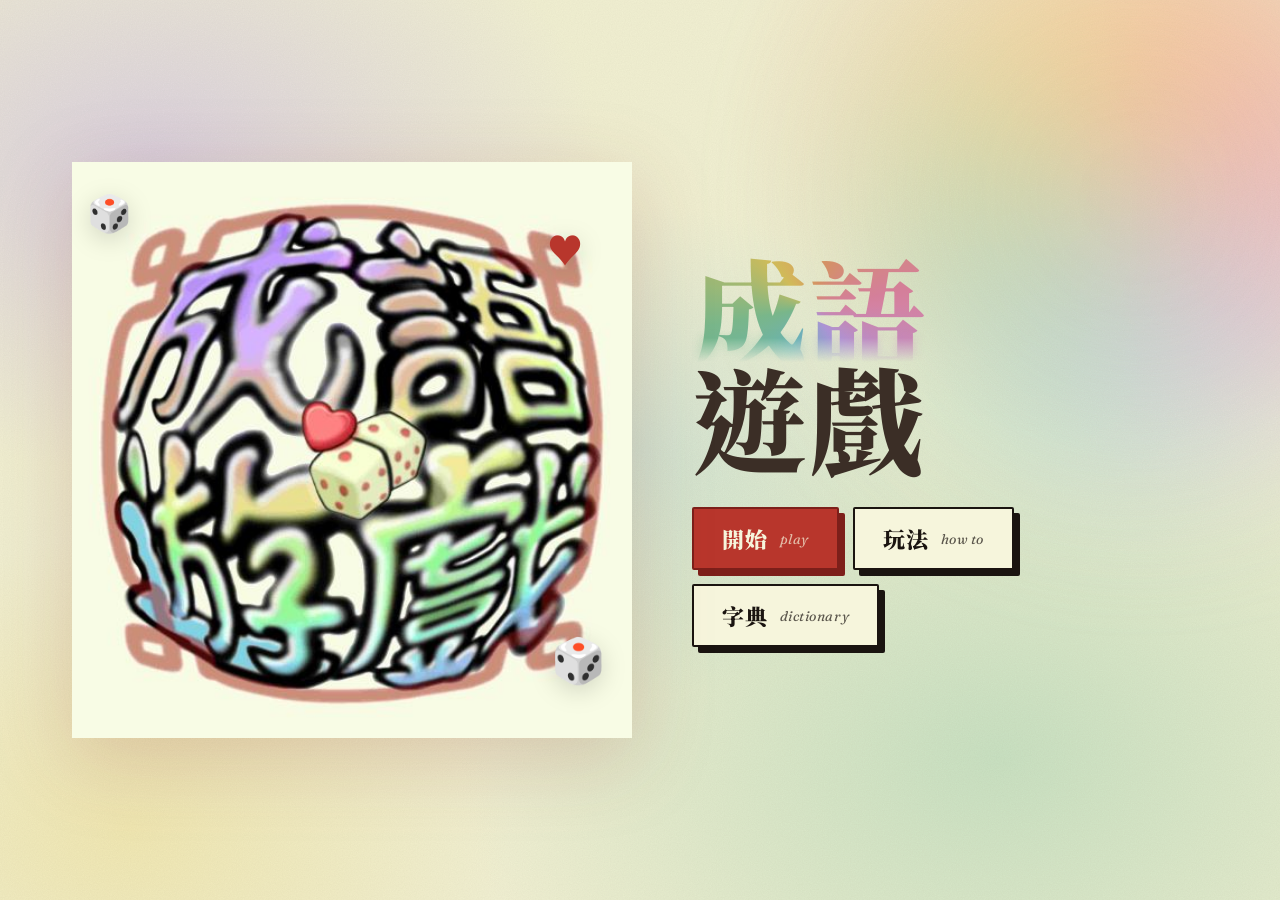
<file: index.html>
<!DOCTYPE html>
<html lang="en">
<head>
    <meta charset="UTF-8">
    <meta name="viewport" content="width=device-width, initial-scale=1.0">
    <title>成語遊戲 — Chinese Idioms Challenge</title>
    <link rel="stylesheet" href="styles.css">
</head>
<body>
    <div class="start-page">
        <!-- preserved by old script; hidden by CSS -->
        <h1></h1>
        <p></p>

        <div class="hero-stage">
            <span class="talisman talisman--dice1" aria-hidden="true">🎲</span>
            <span class="talisman talisman--dice2" aria-hidden="true">🎲</span>
            <span class="talisman talisman--heart" aria-hidden="true">♥</span>
            <img src="homepage2.jpg" alt="成語遊戲 seal">
        </div>

        <div class="hero-copy">
            <h2 class="hero-title">
                <span class="accent" data-text="成語">成語</span><br>
                遊戲
            </h2>
            <p class="hero-sub">
                Four characters. One ancient truth. Drag the brushed
                blocks into place and unlock a thousand years of
                Chinese wisdom — <em>慢慢來</em>, take your time.
            </p>

            <div class="hero-cta">
                <button id="startBtn" class="btn btn--seal">
                    開始 <span class="latin">play</span>
                </button>
                <button id="howToPlayBtn" class="btn">
                    玩法 <span class="latin">how to</span>
                </button>
                <button id="dctnryBtn" class="btn">
                    字典 <span class="latin">dictionary</span>
                </button>
            </div>
        </div>
    </div>

    <script>
        document.getElementById('startBtn').addEventListener('click', function() {
            window.location.href = 'pregame.html';
        });

        document.getElementById('howToPlayBtn').addEventListener('click', function() {
            alert('Click and drag the characters into the correct order');
        });

        document.getElementById('dctnryBtn').addEventListener('click', function() {
            window.location.href = 'dictionary4.html';
        });
    </script>
</body>
</html>
</file>
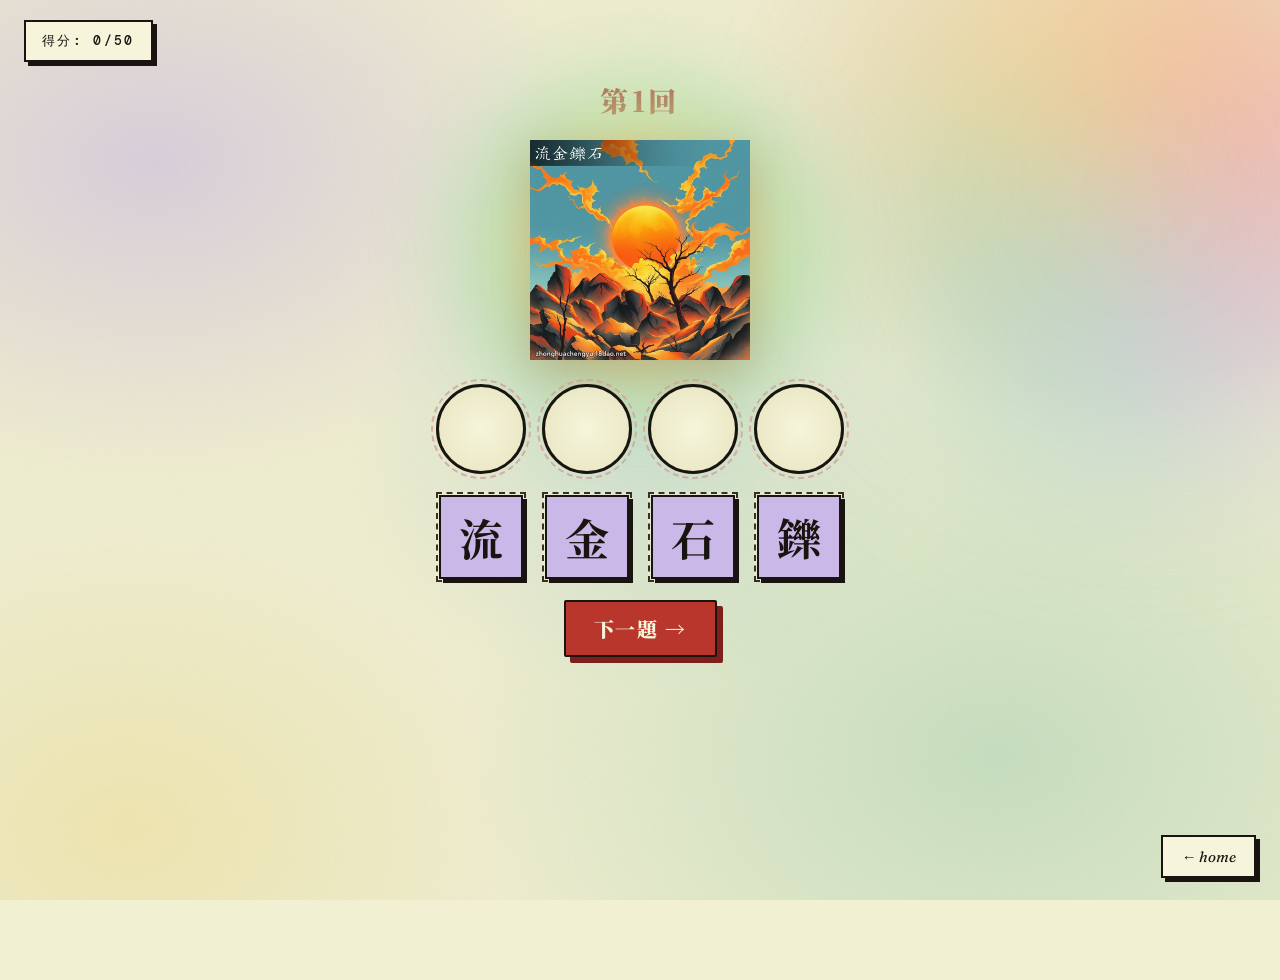
<file: chengyu.html>
<!DOCTYPE html>
<html lang="zh">
<head>
<meta charset="UTF-8">
<title>成語 · Drag Game</title>
<link rel="stylesheet" href="styles.css">
</head>
<body class="game">

<div id="score">得分: 0</div>
<div id="round"></div>

<div id="imgContainer">
  <img id="chengyuImg" src="">
  <div id="message"></div>
</div>

<!-- drop targets -->
<div class="container" id="holes">
  <div class="hole"></div>
  <div class="hole"></div>
  <div class="hole"></div>
  <div class="hole"></div>
</div>

<!-- source slots -->
<div class="container" id="slots">
  <div class="slot"></div>
  <div class="slot"></div>
  <div class="slot"></div>
  <div class="slot"></div>
</div>

<div id="navButtons">
  <button id="nextBtn">下一題 →</button>
</div>

<div id="finalScore"></div>

<div id="reviewScreen">
  <div>
    <div>
      <h3>✓ 正確</h3>
      <div id="correctListUI"></div>
    </div>
    <div>
      <h3>✗ 錯誤</h3>
      <div id="wrongListUI"></div>
    </div>
  </div>
</div>

<div id="cardOverlay">
  <div id="card">
    <button onclick="prevCard()">←</button>
    <div>
      <img id="cardImg" style="width:200px;"><br>
      <div id="cardText" style="font-size:28px;"></div>
    </div>
    <button onclick="nextCard()">→</button>
  </div>
</div>

<button id="backToStartBtn">← home</button>

<script src="idiomsMasterList.js"></script>
<script src="game.js"></script>

</body>
</html>
</file>
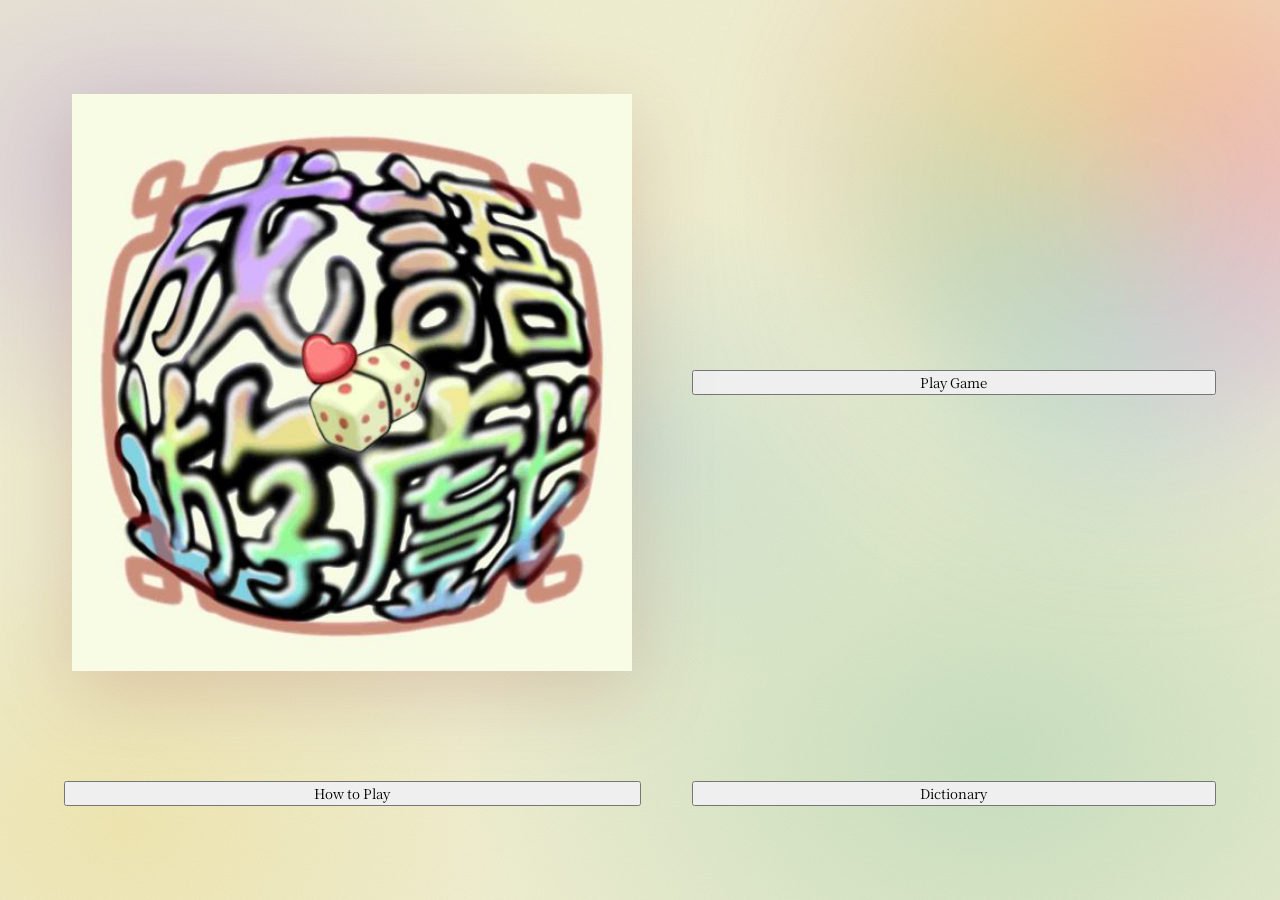
<file: homepage.html>
<!DOCTYPE html>
<html lang="en">
<head>
    <meta charset="UTF-8">
    <meta name="viewport" content="width=device-width, initial-scale=1.0">
    <title>Chinese Idioms Challenge - Start</title>
    <link rel="stylesheet" href="styles.css"> <!-- Link to your CSS file -->
</head>
<body>
    <div class="start-page">

        <h1></h1>
        <img src="homepage2.jpg" alt="title">
        <p></p>
 
        <button id="startBtn">Play Game</button>
        <button id="howToPlayBtn">How to Play</button>
        <button id="dctnryBtn">Dictionary</button>
        
    </div>
    <script>
        document.getElementById('startBtn').addEventListener('click', function() {
            window.location.href = 'pregame.html'; // Redirects to the game page
        });

        document.getElementById('howToPlayBtn').addEventListener('click', function() {
            alert('Click and drag the characters into the correct order');
        });

        document.getElementById('dctnryBtn').addEventListener('click', function() {
            window.location.href = 'dictionary4.html'; // Redirects to the dictionary page
        });

        
    </script>
</body>
</html>
</file>
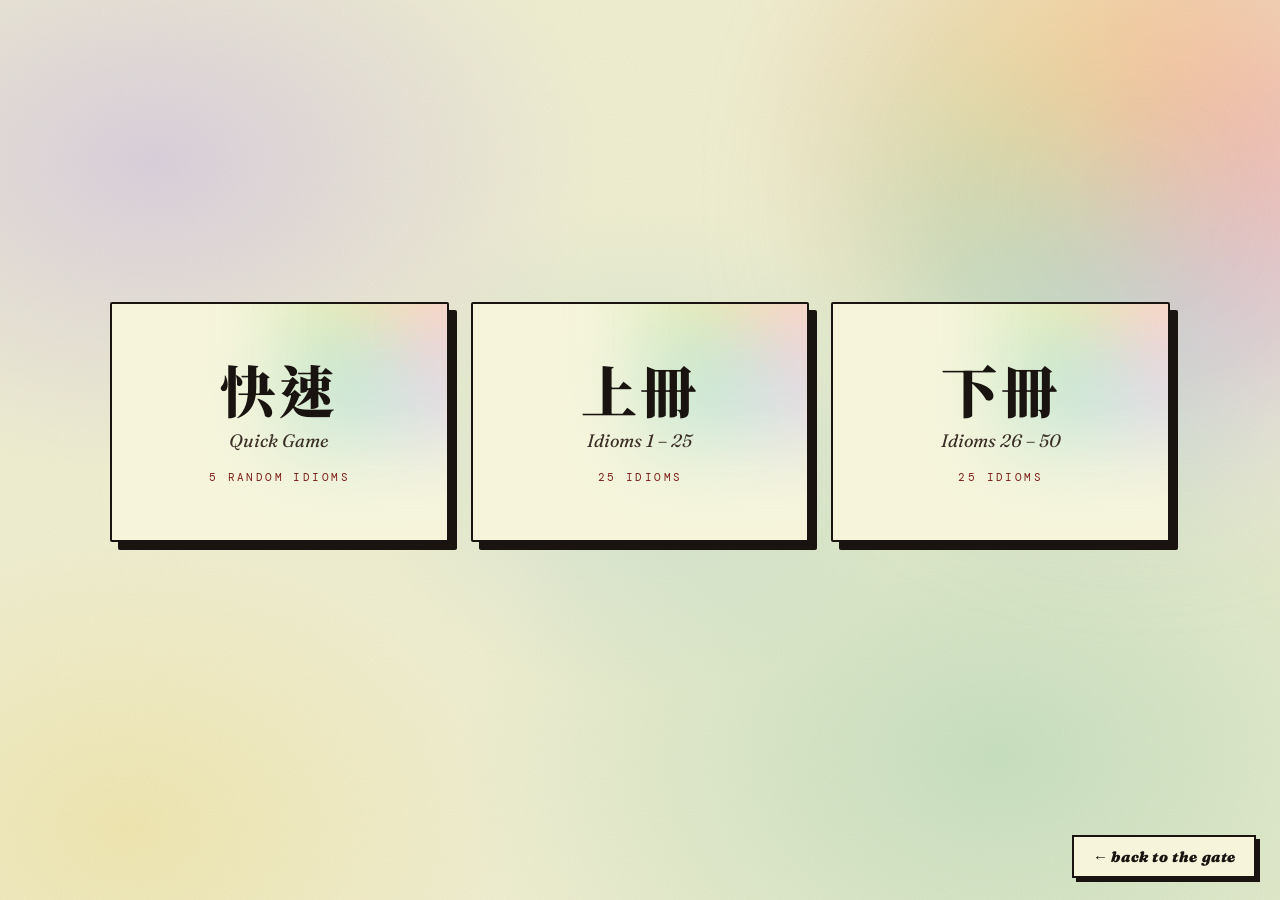
<file: pregame.html>
<!DOCTYPE html>
<html lang="en">
<head>
    <meta charset="UTF-8">
    <meta name="viewport" content="width=device-width, initial-scale=1.0">
    <title>成語遊戲 — Choose Your Fate</title>
    <link rel="stylesheet" href="styles.css">
</head>
<body>
    <div class="pregame-page">
        <!-- legacy: hidden by CSS -->
        <h1></h1>
        <p></p>
        <img src="homepage2.jpg" alt="title" hidden>

        <div class="fate-grid">
            <button class="fate-card game-btn" data-level="short">
                <h3 class="fate-title" lang="zh-Hant">快速</h3>
                <div class="fate-en">Quick Game</div>
                <div class="fate-foot">5 random idioms</div>
            </button>

            <button class="fate-card game-btn" data-level="l1">
                <h3 class="fate-title" lang="zh-Hant">上冊</h3>
                <div class="fate-en">Idioms 1 – 25</div>
                <div class="fate-foot">25 idioms</div>
            </button>

            <button class="fate-card game-btn" data-level="l2">
                <h3 class="fate-title" lang="zh-Hant">下冊</h3>
                <div class="fate-en">Idioms 26 – 50</div>
                <div class="fate-foot">25 idioms</div>
            </button>
        </div>

        <div class="page-foot">
            <button id="backToStartBtn" class="btn btn--ghost">← back to the gate</button>
        </div>
    </div>

    <script>
        document.addEventListener("DOMContentLoaded", () => {
            const gameButtons = document.querySelectorAll(".game-btn");
            gameButtons.forEach(button => {
                button.addEventListener("click", () => {
                    const level = button.dataset.level;
                    window.location.href = `chengyu.html?level=${level}`;
                });
            });

            document.getElementById("backToStartBtn")
                .addEventListener("click", () => {
                    window.location.href = "index.html";
                });
        });
    </script>
</body>
</html>
</file>
<file: styles.css>
/* ============================================================
   成語遊戲 — Psychedelic Literati design system
   ------------------------------------------------------------
   Inspired by the airbrushed homepage seal: rice-paper cream,
   vermilion ink frame, lavender/mint/peach/lemon/turquoise auras,
   chunky brush type, scattered dice + heart talismans.
   ============================================================ */

@import url('https://fonts.googleapis.com/css2?family=Noto+Serif+TC:wght@400;600;700;900&family=Noto+Sans+TC:wght@400;500;700;900&family=Noto+Sans+HK:wght@400;700;900&family=Fraunces:ital,opsz,wght@0,9..144,400;0,9..144,700;1,9..144,400;1,9..144,700&family=DM+Mono:wght@400;500&display=swap');

:root{
  /* paper + ink — matched to homepage2.jpg edge */
  --cream: #f1f0d2;
  --cream-deep: #e6e4be;
  --paper: #f6f5dc;
  --ink: #1a1410;
  --ink-soft: #3b2e26;

  /* seal palette */
  --seal: #b8362c;
  --seal-deep: #7d1f1a;
  --seal-dust: #d4a09b;

  /* psychedelic auras */
  --lavender: #c9b8e8;
  --mint:     #a8d5b4;
  --peach:    #f4b896;
  --lemon:    #f0e198;
  --turquoise:#9dd0d4;
  --rose:     #e8a4b8;

  /* gradient strings */
  --psyche: conic-gradient(from 140deg at 50% 50%,
              var(--lavender), var(--turquoise),
              var(--mint),  var(--lemon),
              var(--peach), var(--rose), var(--lavender));

  --halo: radial-gradient(circle, var(--peach) 0%, var(--lemon) 28%, var(--mint) 55%, transparent 75%);

  /* CJK stack — broad Trad fallback so missing glyphs in one font fall through */
  --cjk: "Noto Serif TC", "Noto Sans TC", "Noto Sans HK", "PingFang TC", "Heiti TC", "Microsoft JhengHei", "Apple LiGothic", serif;
}

/* ---------- reset-ish ---------- */
*, *::before, *::after { box-sizing: border-box; }
html, body { margin: 0; padding: 0; }
button { font-family: inherit; }
img { display: block; }

/* ---------- base page ---------- */
body{
  min-height: 100vh;
  font-family: var(--cjk);
  color: var(--ink);
  background-color: var(--cream);
  background-image:
    radial-gradient(40rem 28rem at 12% 18%,  rgba(201,184,232,.55), transparent 70%),
    radial-gradient(36rem 30rem at 88% 12%,  rgba(244,184,150,.55), transparent 70%),
    radial-gradient(48rem 36rem at 78% 84%,  rgba(168,213,180,.55), transparent 70%),
    radial-gradient(34rem 26rem at 10% 92%,  rgba(240,225,152,.55), transparent 70%),
    radial-gradient(26rem 22rem at 50% 50%,  rgba(157,208,212,.35), transparent 70%);
  background-attachment: fixed;
  position: relative;
  overflow-x: hidden;
}

/* grain overlay */
body::before{
  content:"";
  position: fixed; inset: 0;
  pointer-events: none;
  z-index: 1;
  background-image: url("data:image/svg+xml;utf8,<svg xmlns='http://www.w3.org/2000/svg' width='240' height='240'><filter id='n'><feTurbulence type='fractalNoise' baseFrequency='0.85' numOctaves='2' stitchTiles='stitch'/><feColorMatrix values='0 0 0 0 0.12  0 0 0 0 0.08  0 0 0 0 0.06  0 0 0 0.45 0'/></filter><rect width='100%' height='100%' filter='url(%23n)' opacity='0.55'/></svg>");
  mix-blend-mode: multiply;
  opacity: .22;
}

/* drifting aura blob */
body::after{
  content:"";
  position: fixed;
  top: -8vh; right: -10vw;
  width: 60vmin; height: 60vmin;
  border-radius: 50%;
  background: var(--psyche);
  filter: blur(80px) saturate(115%);
  opacity: .55;
  pointer-events: none;
  z-index: 0;
  animation: drift 22s ease-in-out infinite alternate;
}

@keyframes drift{
  0%   { transform: translate(0,0) rotate(0deg) scale(1); }
  50%  { transform: translate(-6vw, 6vh) rotate(40deg) scale(1.08); }
  100% { transform: translate(8vw,-4vh) rotate(-30deg) scale(.95); }
}

/* page content sits above the grain */
body > *{ position: relative; z-index: 2; }

/* ---------- typography helpers ---------- */
.h-display{
  font-family: var(--cjk);
  font-weight: 900;
  letter-spacing: .04em;
  line-height: .95;
}
.h-brush{
  font-family: var(--cjk);
  font-weight: 700;
}
.h-latin{
  font-family: "Fraunces", Georgia, serif;
  font-style: italic;
  font-weight: 400;
  letter-spacing: .02em;
}
.h-mono{
  font-family: "DM Mono", ui-monospace, monospace;
  letter-spacing: .08em;
  text-transform: uppercase;
}

/* ---------- seal frame ornament (echoes homepage2.jpg) ---------- */
.seal-frame{
  position: relative;
  padding: clamp(20px, 4vw, 40px);
  background: var(--paper);
  box-shadow:
    0 0 0 2px var(--seal) inset,
    0 0 0 8px var(--paper) inset,
    0 0 0 10px var(--seal-dust) inset,
    0 30px 60px -30px rgba(125,31,26,.35);
}
.seal-frame::before,
.seal-frame::after{
  content:"";
  position: absolute;
  width: 34px; height: 34px;
  border: 3px solid var(--seal);
  background: var(--paper);
}
.seal-frame::before{ top: -12px; left: -12px;  border-right: 0; border-bottom: 0; }
.seal-frame::after { bottom: -12px; right: -12px; border-left: 0; border-top: 0; }

/* second corner pair */
.seal-frame .seal-corner-tr,
.seal-frame .seal-corner-bl{
  content:"";
  position: absolute;
  width: 34px; height: 34px;
  border: 3px solid var(--seal);
  background: var(--paper);
}
.seal-frame .seal-corner-tr{ top: -12px; right: -12px; border-left: 0; border-bottom: 0; }
.seal-frame .seal-corner-bl{ bottom: -12px; left: -12px; border-right: 0; border-top: 0; }

/* ---------- chunky button ---------- */
.btn{
  display: inline-flex;
  align-items: center;
  justify-content: center;
  gap: 12px;
  padding: 14px 28px;
  border: 2.5px solid var(--ink);
  background: var(--paper);
  color: var(--ink);
  font-family: var(--cjk);
  font-weight: 900;
  font-size: 22px;
  letter-spacing: .04em;
  cursor: pointer;
  position: relative;
  transition: transform .18s ease, box-shadow .18s ease, background .25s ease, color .25s ease;
  box-shadow: 6px 6px 0 var(--ink);
  text-decoration: none;
  border-radius: 2px;
}
.btn:hover{
  transform: translate(-2px,-2px);
  box-shadow: 10px 10px 0 var(--ink);
  background-image: var(--psyche);
  background-size: 240% 240%;
  animation: psycheShift 4.5s ease-in-out infinite;
  color: var(--paper);
  text-shadow: 0 1px 0 var(--ink-soft);
}
.btn:active{
  transform: translate(2px,2px);
  box-shadow: 2px 2px 0 var(--ink);
}
.btn--seal{
  background: var(--seal);
  color: var(--paper);
  border-color: var(--seal-deep);
  box-shadow: 6px 6px 0 var(--seal-deep);
}
.btn--seal:hover{ box-shadow: 10px 10px 0 var(--seal-deep); }
.btn--ghost{
  background: transparent;
  box-shadow: none;
  border-width: 0;
  border-bottom: 2px solid var(--ink);
  padding: 6px 4px;
  font-size: 18px;
  border-radius: 0;
}
.btn--ghost:hover{
  background: transparent;
  color: var(--seal);
  border-color: var(--seal);
  box-shadow: none;
  text-shadow: none;
  animation: none;
  background-image: none;
}
.btn .latin{
  font-family: "Fraunces", serif;
  font-style: italic;
  font-size: 14px;
  opacity: .7;
  font-weight: 400;
  letter-spacing: .04em;
}

@keyframes psycheShift{
  0%   { background-position:   0% 50%; }
  50%  { background-position: 100% 50%; }
  100% { background-position:   0% 50%; }
}

/* ============================================================
   HOMEPAGE  (.start-page)
   ============================================================ */
.start-page{
  min-height: 100vh;
  display: grid;
  grid-template-columns: minmax(0, 1.1fr) minmax(0, 1fr);
  gap: clamp(20px, 4vw, 60px);
  padding: clamp(24px, 5vw, 72px);
  align-items: center;
  max-width: 1320px;
  margin: 0 auto;
}
@media (max-width: 880px){
  .start-page{ grid-template-columns: 1fr; padding-top: 28px; }
}

.start-page h1{ display: none; }
.start-page p{ display: none; }

/* hero image with halo */
.start-page img[src*="homepage2"]{
  width: min(560px, 100%);
  height: auto;
  margin: 0 auto;
  position: relative;
  filter: drop-shadow(0 20px 40px rgba(125,31,26,.18));
  animation: float 9s ease-in-out infinite;
  z-index: 2;
}
@keyframes float{
  0%,100% { transform: translateY(0) rotate(-1deg); }
  50%     { transform: translateY(-14px) rotate(1deg); }
}

/* left column = hero stage */
.hero-stage{
  position: relative;
  display: flex;
  align-items: center;
  justify-content: center;
  min-height: 70vh;
}
@keyframes huePulse{
  0%,100% { filter: blur(60px) saturate(130%) hue-rotate(0deg); transform: scale(1); }
  50%     { filter: blur(70px) saturate(150%) hue-rotate(40deg); transform: scale(1.08); }
}

/* right column copy + actions */
.hero-copy{
  display: flex;
  flex-direction: column;
  gap: 28px;
  max-width: 480px;
}
.hero-eyebrow{
  display: inline-flex;
  align-items: center;
  gap: 10px;
  font-family: "DM Mono", monospace;
  font-size: 11px;
  letter-spacing: .32em;
  text-transform: uppercase;
  color: var(--seal-deep);
}
.hero-eyebrow::before{
  content:""; width: 28px; height: 1px; background: var(--seal); display: inline-block;
}
.hero-title{
  position: relative;
  font-family: var(--cjk);
  font-weight: 900;
  font-size: clamp(56px, 9vw, 120px);
  line-height: .95;
  margin: 0;
  color: var(--ink-soft);
  letter-spacing: .02em;
}
.hero-title .accent{
  position: relative;
  display: inline-block;
  background: var(--psyche);
  -webkit-background-clip: text;
  background-clip: text;
  color: transparent;
  filter: saturate(160%) brightness(.82) contrast(1.03);
  -webkit-mask-image: linear-gradient(180deg, #000 0%, #000 78%, transparent 100%);
          mask-image: linear-gradient(180deg, #000 0%, #000 78%, transparent 100%);
}
.hero-title .accent::after{
  content: attr(data-text);
  position: absolute;
  inset: 0;
  background: var(--psyche);
  -webkit-background-clip: text;
  background-clip: text;
  color: transparent;
  filter: saturate(125%) blur(6px);
  -webkit-mask-image: linear-gradient(180deg, transparent 0%, transparent 70%, #000 100%);
          mask-image: linear-gradient(180deg, transparent 0%, transparent 70%, #000 100%);
  pointer-events: none;
}
.hero-sub{
  font-family: "Fraunces", serif;
  font-style: italic;
  font-size: 22px;
  line-height: 1.45;
  color: var(--ink-soft);
  margin: 0;
  max-width: 38ch;
}
.hero-sub em{
  font-style: normal;
  font-family: var(--cjk);
  font-weight: 700;
  color: var(--seal);
  font-size: 1.05em;
}
.hero-cta{
  display: flex;
  flex-wrap: wrap;
  gap: 14px;
  margin-top: 8px;
}
.hero-meta{
  margin-top: 10px;
  display: flex;
  gap: 24px;
  flex-wrap: wrap;
  font-family: "DM Mono", monospace;
  font-size: 11px;
  letter-spacing: .22em;
  text-transform: uppercase;
  color: var(--ink-soft);
  opacity: .8;
}
.hero-meta span{ display: inline-flex; align-items: center; gap: 8px; }
.hero-meta span::before{
  content:""; width:6px; height:6px; background: var(--seal); border-radius: 50%;
  display: inline-block;
}

/* floating talismans */
.talisman{
  position: absolute;
  font-size: 36px;
  filter: drop-shadow(0 6px 12px rgba(0,0,0,.15));
  z-index: 3;
  animation: float 7s ease-in-out infinite;
}
.talisman--dice1{ top: 8%; left: 4%;   animation-delay: -1s; }
.talisman--dice2{ bottom: 12%; right: 6%; animation-delay: -3s; font-size: 44px; }
.talisman--heart{ top: 14%; right: 10%; animation-delay: -2s; color: var(--seal); }

/* vertical chinese strip */
.vertical-strip{
  position: absolute;
  top: 50%;
  left: 24px;
  transform: translateY(-50%);
  writing-mode: vertical-rl;
  font-family: var(--cjk);
  font-weight: 600;
  font-size: 18px;
  letter-spacing: 12px;
  color: var(--seal);
  opacity: .75;
}
@media (max-width: 880px){ .vertical-strip{ display: none; } }

/* ============================================================
   PREGAME  (.pregame-page)
   ============================================================ */
.pregame-page{
  min-height: 100vh;
  padding: clamp(24px, 5vw, 60px);
  max-width: 1180px;
  margin: 0 auto;
  display: flex;
  flex-direction: column;
  justify-content: center;
}
.pregame-page > h1, .pregame-page > p, .pregame-page > img{ display: none; }

.pregame-header{
  display: flex;
  align-items: flex-end;
  justify-content: space-between;
  gap: 24px;
  margin-bottom: clamp(28px, 5vw, 56px);
  flex-wrap: wrap;
}
.pregame-header .kicker{
  font-family: "DM Mono", monospace;
  letter-spacing: .3em;
  text-transform: uppercase;
  font-size: 11px;
  color: var(--seal-deep);
  margin-bottom: 8px;
}
.pregame-header h2{
  font-family: var(--cjk);
  font-weight: 900;
  font-size: clamp(40px, 6vw, 72px);
  line-height: .95;
  margin: 0;
  color: var(--ink);
}
.pregame-header h2 em{
  font-family: "Fraunces", serif;
  font-style: italic;
  font-weight: 400;
  color: var(--seal);
}

/* fate cards */
.fate-grid{
  display: grid;
  grid-template-columns: repeat(3, 1fr);
  gap: 22px;
}
@media (max-width: 880px){ .fate-grid{ grid-template-columns: 1fr; } }

.fate-card.game-btn{
  appearance: none;
  text-align: center;
  border: 2.5px solid var(--ink);
  background: var(--paper);
  padding: 32px 24px;
  cursor: pointer;
  position: relative;
  overflow: hidden;
  font-family: var(--cjk);
  color: var(--ink);
  display: flex;
  flex-direction: column;
  justify-content: center;
  align-items: center;
  gap: 12px;
  min-height: 240px;
  transition: transform .25s ease, box-shadow .25s ease;
  box-shadow: 8px 8px 0 var(--ink);
  border-radius: 2px;
}
.fate-card.game-btn::before{
  content:"";
  position: absolute;
  inset: -40% -20% auto auto;
  width: 70%; aspect-ratio: 1;
  background: var(--psyche);
  filter: blur(40px) saturate(140%);
  opacity: .45;
  z-index: 0;
  transition: opacity .3s ease, transform .6s ease;
}
.fate-card.game-btn:hover{
  transform: translate(-3px,-3px);
  box-shadow: 12px 12px 0 var(--ink);
}
.fate-card.game-btn:hover::before{
  opacity: .9;
  transform: rotate(40deg) scale(1.1);
}
.fate-card .fate-num{
  font-family: "Fraunces", serif;
  font-style: italic;
  font-size: 14px;
  letter-spacing: .2em;
  text-transform: uppercase;
  color: var(--seal);
  position: relative; z-index: 1;
}
.fate-card .fate-title{
  font-family: var(--cjk);
  font-weight: 900;
  font-size: 56px;
  line-height: 1;
  letter-spacing: .06em;
  margin: 0;
  position: relative; z-index: 1;
}
.fate-card .fate-en{
  font-family: "Fraunces", serif;
  font-style: italic;
  font-size: 18px;
  color: var(--ink-soft);
  position: relative; z-index: 1;
}
.fate-card .fate-foot{
  font-family: "DM Mono", monospace;
  font-size: 11px;
  letter-spacing: .22em;
  text-transform: uppercase;
  color: var(--seal-deep);
  position: relative; z-index: 1;
  padding-top: 6px;
}

/* home button area */
.page-foot{
  margin-top: clamp(32px, 5vw, 56px);
  display: flex;
  justify-content: center;
}

/* ============================================================
   GAME  (chengyu.html)
   ============================================================ */
body.game{
  display: block;
}

#score{
  position: fixed;
  top: 20px;
  left: 24px;
  font-family: "DM Mono", monospace;
  font-size: 13px;
  font-weight: 500;
  letter-spacing: .18em;
  text-transform: uppercase;
  color: var(--ink);
  background: var(--paper);
  padding: 10px 16px;
  border: 2px solid var(--ink);
  box-shadow: 4px 4px 0 var(--ink);
  z-index: 50;
}

#round{
  font-family: var(--cjk);
  font-weight: 900;
  font-size: 28px;
  letter-spacing: .12em;
  color: var(--seal);
  text-align: center;
  margin-top: 80px;
  margin-bottom: 10px;
}

#imgContainer{
  position: relative;
  width: 260px;
  height: 220px;
  margin: 20px auto 24px;
  background: transparent;
  display: flex;
  justify-content: center;
  align-items: center;
}
#imgContainer::before{
  content:"";
  position: absolute;
  inset: -30%;
  background: var(--halo);
  filter: blur(40px) saturate(140%);
  opacity: .8;
  z-index: 0;
  border-radius: 50%;
  animation: huePulse 12s ease-in-out infinite;
}
#chengyuImg{
  position: relative;
  z-index: 1;
  width: 100%;
  height: 100%;
  object-fit: contain;
  filter: drop-shadow(0 12px 24px rgba(125,31,26,.25));
}
#message{
  position: absolute;
  top: 50%; left: 50%;
  transform: translate(-50%, -50%);
  font-family: var(--cjk);
  font-size: 72px;
  font-weight: 900;
  text-align: center;
  z-index: 2;
  text-shadow:
    2px 2px 0 var(--paper),
   -2px 2px 0 var(--paper),
    2px -2px 0 var(--paper),
   -2px -2px 0 var(--paper),
    0 6px 16px rgba(0,0,0,.3);
}

/* game containers */
.container{
  display: flex;
  gap: 16px;
  margin: 18px auto;
  justify-content: center;
}

/* the drop targets (holes) — circular ink rings */
.hole{
  width: 90px; height: 90px;
  border: 3px solid var(--ink);
  display: flex;
  align-items: center;
  justify-content: center;
  font-family: var(--cjk);
  font-weight: 900;
  font-size: 44px;
  border-radius: 50%;
  background: radial-gradient(circle, var(--paper) 0%, var(--cream-deep) 100%);
  position: relative;
  transition: background .3s ease, transform .25s ease;
}
.hole::before{
  content:"";
  position: absolute;
  inset: -8px;
  border-radius: 50%;
  border: 2px dashed var(--seal-dust);
  pointer-events: none;
  opacity: .8;
}
.hole.filled{
  background: var(--psyche);
  color: var(--paper);
}
.hole.filled::before{ border-style: solid; border-color: var(--ink); }

/* source slots — dotted square trays */
.slot{
  width: 90px; height: 90px;
  border: 2px dashed var(--ink-soft);
  background: rgba(251, 246, 226, .35);
  display: flex; align-items: center; justify-content: center;
  font-size: 44px;
}

/* draggable character blocks */
.block{
  width: 84px; height: 84px;
  border: 2.5px solid var(--ink);
  background: var(--paper);
  color: var(--ink);
  text-shadow: none !important;
  font-family: var(--cjk);
  font-weight: 700;
  font-size: 44px;
  -webkit-font-smoothing: antialiased;
  -moz-osx-font-smoothing: grayscale;
  display: flex;
  align-items: center;
  justify-content: center;
  cursor: grab;
  box-shadow: 4px 4px 0 var(--ink);
  position: relative;
  isolation: isolate;
  transition: transform .15s ease, box-shadow .15s ease;
  user-select: none;
}
.block:hover{
  transform: translate(-1px,-1px);
  box-shadow: 6px 6px 0 var(--ink);
}
.block:active{ cursor: grabbing; }
.block:nth-child(1){ background: var(--lavender); }
.block:nth-child(2){ background: var(--peach); }
.block:nth-child(3){ background: var(--mint); }
.block:nth-child(4){ background: var(--lemon); }

/* generic buttons inside game and elsewhere — convert default <button> styling */
#nextBtn{
  display: inline-flex;
  align-items: center;
  gap: 10px;
  padding: 12px 28px;
  border: 2.5px solid var(--ink);
  background: var(--seal);
  color: var(--paper);
  font-family: var(--cjk);
  font-weight: 900;
  font-size: 20px;
  letter-spacing: .08em;
  cursor: pointer;
  box-shadow: 6px 6px 0 var(--seal-deep);
  transition: transform .18s, box-shadow .18s;
  border-radius: 2px;
}
#nextBtn:hover{ transform: translate(-2px,-2px); box-shadow: 10px 10px 0 var(--seal-deep); }
#nextBtn:active{ transform: translate(2px,2px); box-shadow: 2px 2px 0 var(--seal-deep); }

#navButtons{
  display: flex;
  gap: 14px;
  justify-content: center;
  align-items: center;
  margin-top: 18px;
}

#finalScore{
  font-family: var(--cjk);
  font-weight: 900;
  font-size: 32px;
  margin-top: 18px;
  color: var(--seal);
  text-align: center;
  display: none;
}

/* review screen */
#reviewScreen{
  display: none;
  margin: 30px auto;
  max-width: 760px;
  padding: 0 24px;
}
#reviewScreen > div{
  display: flex;
  gap: 28px;
  justify-content: center;
  flex-wrap: wrap;
}
#reviewScreen h3{
  font-family: var(--cjk);
  font-weight: 900;
  font-size: 26px;
  margin: 0 0 12px;
  letter-spacing: .08em;
}
#reviewScreen > div > div{
  flex: 1;
  min-width: 240px;
  background: var(--paper);
  border: 2px solid var(--ink);
  padding: 18px;
  box-shadow: 6px 6px 0 var(--ink);
}
#correctListUI > div,
#wrongListUI > div{
  margin: 6px 0;
  padding: 10px 12px;
  border: 1px solid var(--ink-soft);
  cursor: pointer;
  background: var(--cream);
  font-family: var(--cjk);
  font-weight: 700;
  font-size: 22px;
  transition: background .2s, transform .15s;
}
#correctListUI > div:hover,
#wrongListUI > div:hover{
  background: var(--lemon);
  transform: translateX(4px);
}

/* card overlay (game-end card) */
#cardOverlay{
  display: none;
  position: fixed;
  inset: 0;
  background: rgba(26,20,16,.65);
  backdrop-filter: blur(6px);
  justify-content: center;
  align-items: center;
  z-index: 200;
}
#card{
  background: var(--paper);
  padding: 32px;
  display: flex;
  gap: 24px;
  align-items: center;
  border: 3px solid var(--ink);
  box-shadow: 12px 12px 0 var(--seal);
  max-width: 560px;
}
#card > div{ text-align: center; }
#cardImg{
  width: 200px !important;
  margin: 0 auto 12px;
  border-radius: 4px;
  border: 2px solid var(--ink-soft);
  background: var(--cream);
}
#cardText{
  font-family: var(--cjk);
  font-size: 18px !important;
  line-height: 1.6;
  color: var(--ink);
  margin-top: 12px;
}
#cardText b{
  font-family: var(--cjk);
  font-weight: 900;
  font-size: 32px;
  letter-spacing: .08em;
  color: var(--seal);
  display: block;
  margin-bottom: 8px;
}
#card button{
  font-size: 24px;
  padding: 12px 16px;
  border: 2px solid var(--ink);
  background: var(--paper);
  cursor: pointer;
  font-family: "Fraunces", serif;
  box-shadow: 3px 3px 0 var(--ink);
}
#card button:hover{ background: var(--lemon); }

/* back-to-start (game + dictionary share #backToStartBtn) */
#backToStartBtn{
  position: fixed;
  bottom: 22px;
  right: 24px;
  padding: 10px 18px;
  border: 2px solid var(--ink);
  background: var(--paper);
  color: var(--ink);
  font-family: "Fraunces", serif;
  font-style: italic;
  font-size: 15px;
  cursor: pointer;
  box-shadow: 4px 4px 0 var(--ink);
  z-index: 60;
  transition: transform .15s, box-shadow .15s;
}
#backToStartBtn:hover{
  transform: translate(-2px,-2px);
  box-shadow: 6px 6px 0 var(--ink);
  background: var(--lemon);
}

/* ============================================================
   DICTIONARY (.dictionary-page)
   ============================================================ */
.dictionary-page{
  max-width: 1200px;
  margin: 0 auto;
  padding: clamp(24px, 5vw, 56px);
  text-align: left;
}
.dictionary-page h1{
  font-family: var(--cjk);
  font-weight: 900;
  font-size: clamp(48px, 7vw, 84px);
  margin: 0 0 6px;
  color: var(--ink);
  letter-spacing: .04em;
}
.dict-eyebrow{
  font-family: "DM Mono", monospace;
  font-size: 11px;
  letter-spacing: .3em;
  text-transform: uppercase;
  color: var(--seal-deep);
  margin: 0 0 6px;
  display: flex;
  align-items: center;
  gap: 10px;
}
.dict-eyebrow::before{
  content:""; width: 28px; height: 1px; background: var(--seal);
}
.dict-sub{
  font-family: "Fraunces", serif;
  font-style: italic;
  font-size: 20px;
  color: var(--ink-soft);
  margin: 0 0 32px;
  max-width: 60ch;
}

/* override original .idioms-container with new grid */
.idioms-container{
  display: grid !important;
  grid-template-columns: repeat(auto-fill, minmax(190px, 1fr));
  gap: 14px;
  padding: 0 !important;
  border: none !important;
  border-radius: 0 !important;
  max-height: none !important;
  overflow: visible !important;
  align-items: stretch !important;
}

.idiom-item{
  position: relative;
  background: var(--paper) !important;
  border: 2px solid var(--ink) !important;
  padding: 22px 18px !important;
  border-radius: 2px !important;
  cursor: pointer;
  transition: transform .2s ease, box-shadow .2s ease, background .3s ease !important;
  font-family: var(--cjk);
  font-weight: 900;
  font-size: 30px !important;
  text-align: center !important;
  letter-spacing: .08em;
  color: var(--ink);
  width: auto !important;
  box-shadow: 5px 5px 0 var(--ink);
  overflow: hidden;
  display: flex;
  align-items: center;
  justify-content: center;
  min-height: 100px;
}
.idiom-item::before{
  content:"";
  position: absolute;
  inset: auto -30% -50% auto;
  width: 90%; aspect-ratio: 1;
  background: var(--psyche);
  filter: blur(30px) saturate(140%);
  opacity: 0;
  transition: opacity .3s, transform .6s;
  z-index: 0;
}
.idiom-item > *{ position: relative; z-index: 1; }
.idiom-item:hover{
  transform: translate(-3px,-3px);
  box-shadow: 8px 8px 0 var(--ink) !important;
  background: var(--paper) !important;
}
.idiom-item:hover::before{ opacity: .8; transform: rotate(30deg) scale(1.1); }

/* idiom card (modal) */
.idiom-card{
  display: none;
  padding: 32px !important;
  background: var(--paper) !important;
  border: 3px solid var(--ink) !important;
  border-radius: 2px !important;
  box-shadow: 12px 12px 0 var(--seal) !important;
  text-align: center !important;
  position: fixed !important;
  z-index: 1000;
  top: 50% !important;
  left: 50% !important;
  transform: translate(-50%, -50%);
  width: min(420px, 92vw) !important;
  height: auto !important;
  min-height: 460px;
  overflow: visible !important;
}
.idiom-card img{
  padding-top: 0 !important;
  margin: 0 auto 14px !important;
  width: 140px !important;
  height: 140px !important;
  max-width: 140px !important;
  max-height: 140px !important;
  object-fit: cover;
  border: 2px solid var(--ink);
  border-radius: 4px;
  background: var(--cream);
}
#idiomText{
  height: auto !important;
  font-family: var(--cjk);
  font-weight: 900;
  font-size: 42px !important;
  letter-spacing: .08em;
  color: var(--seal);
  margin: 4px 0 14px !important;
  padding: 0 !important;
}
#idiomDefinition,
#idiomExample{
  height: auto !important;
  font-family: var(--cjk);
  font-size: 15px;
  line-height: 1.6;
  text-align: left;
  margin: 0 0 12px !important;
  padding: 12px !important;
  background: var(--cream);
  border-left: 3px solid var(--seal);
  color: var(--ink);
}
.navigation-buttons{
  position: relative !important;
  bottom: auto !important;
  left: auto !important;
  transform: none !important;
  margin-top: 18px;
  justify-content: center;
}
.navigation-buttons button{
  padding: 8px 18px;
  border: 2px solid var(--ink);
  background: var(--paper);
  color: var(--ink);
  font-family: "Fraunces", serif;
  font-style: italic;
  font-size: 15px;
  cursor: pointer;
  box-shadow: 3px 3px 0 var(--ink);
  transition: transform .15s, box-shadow .15s, background .25s;
}
.navigation-buttons button:hover{
  transform: translate(-1px,-1px);
  box-shadow: 5px 5px 0 var(--ink);
  background: var(--lemon);
}
.close-btn{
  position: absolute !important;
  right: 14px !important;
  top: 10px !important;
  font-size: 28px !important;
  cursor: pointer;
  color: var(--ink) !important;
  font-family: "Fraunces", serif;
  line-height: 1;
}
.close-btn:hover{ color: var(--seal) !important; transform: rotate(90deg); transition: transform .25s, color .25s; }

.overlay{
  display: none;
  position: fixed;
  inset: 0;
  background: rgba(26,20,16,.55);
  backdrop-filter: blur(4px);
  z-index: 999;
}

/* ============================================================
   Reduced motion
   ============================================================ */
@media (prefers-reduced-motion: reduce){
  *, *::before, *::after{
    animation-duration: .001s !important;
    animation-iteration-count: 1 !important;
    transition-duration: .001s !important;
  }
}
</file>
